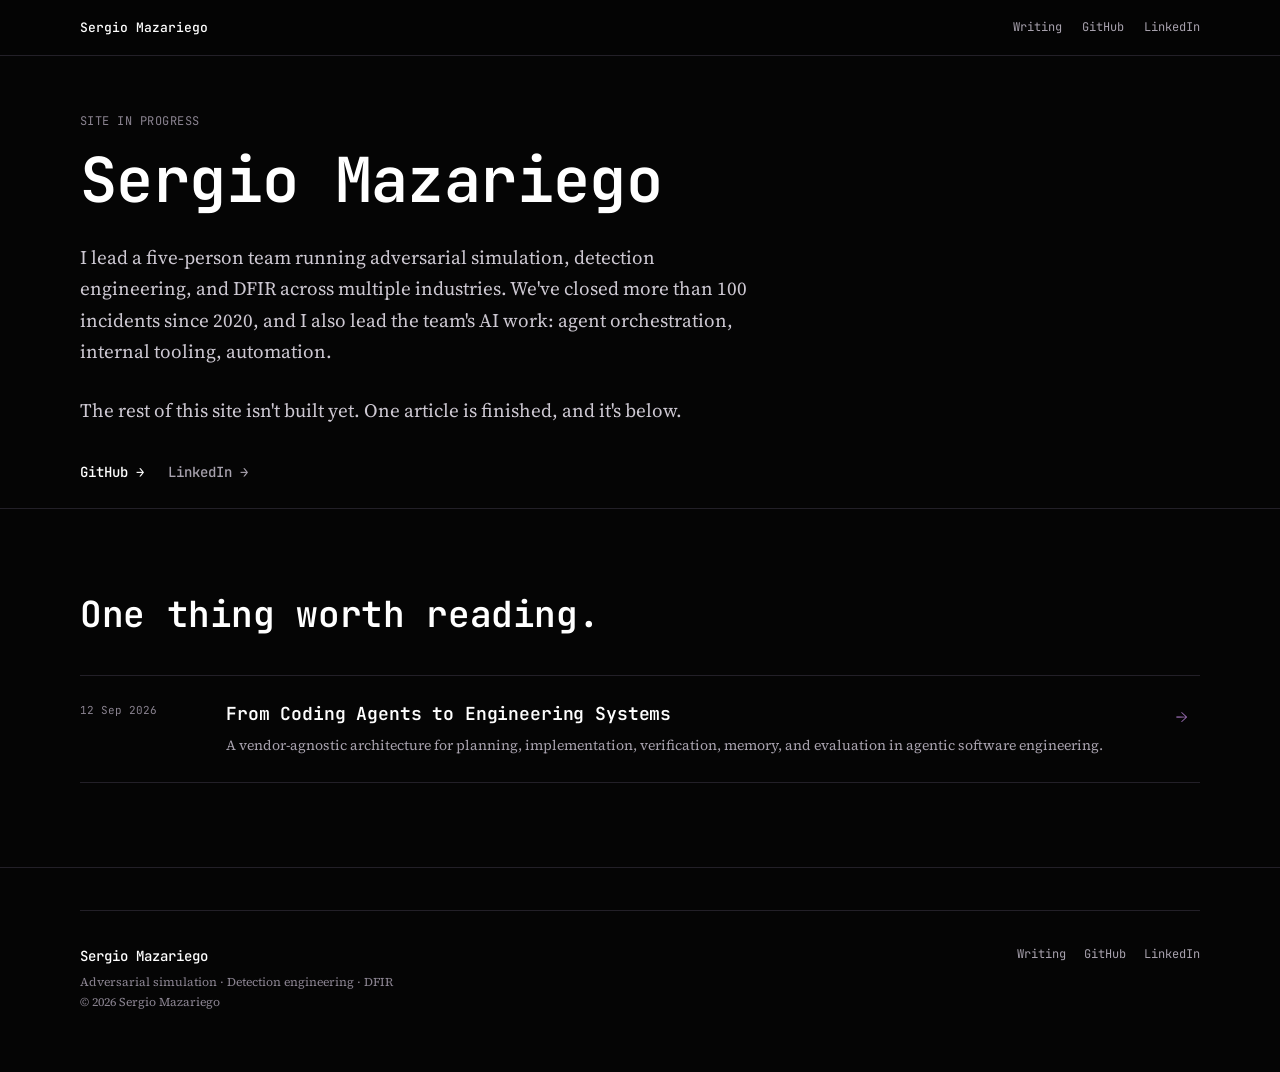
<file: index.html>
<!doctype html>
<html lang="en">
<head>
<meta charset="utf-8"/>
<meta content="width=device-width, initial-scale=1" name="viewport"/>
<meta content="Sergio Mazariego leads adversarial simulation, detection engineering, and DFIR across multiple industries. This site is still being built; one article is up so far." name="description"/>
<meta content="#050505" name="theme-color"/>
<meta content="Sergio Mazariego" property="og:title"/>
<meta content="Sergio Mazariego leads adversarial simulation, detection engineering, and DFIR across multiple industries. This site is still being built; one article is up so far." property="og:description"/>
<meta content="website" property="og:type"/>
<meta content="https://sergiomazariego.com/" property="og:url"/>
<meta content="Sergio Mazariego" property="og:site_name"/>
<meta content="en_US" property="og:locale"/>
<meta content="https://sergiomazariego.com/assets/img/sergio-mazariego.jpg" property="og:image"/>
<meta content="Portrait of Sergio Mazariego" property="og:image:alt"/>
<meta content="1200" property="og:image:width"/>
<meta content="1200" property="og:image:height"/>
<meta content="summary" name="twitter:card"/>
<meta content="Sergio Mazariego" name="twitter:title"/>
<meta content="Sergio Mazariego leads adversarial simulation, detection engineering, and DFIR across multiple industries. This site is still being built; one article is up so far." name="twitter:description"/>
<meta content="https://sergiomazariego.com/assets/img/sergio-mazariego.jpg" name="twitter:image"/>
<meta content="Portrait of Sergio Mazariego" name="twitter:image:alt"/>
<title>Sergio Mazariego</title>
<link rel="preconnect" href="https://fonts.googleapis.com"/>
<link rel="preconnect" href="https://fonts.gstatic.com" crossorigin=""/>
<link href="https://fonts.googleapis.com/css2?family=JetBrains+Mono:wght@400;500;600;700&family=Source+Serif+4:opsz,wght@8..60,400;8..60,500;8..60,600&display=swap" rel="stylesheet"/>
<link rel="stylesheet" href="/assets/css/site.css"/>
<link href="https://sergiomazariego.com/" rel="canonical"/>
<script type="application/ld+json">
{
  "@context": "https://schema.org",
  "@type": "Person",
  "name": "Sergio Mazariego",
  "url": "https://sergiomazariego.com/",
  "image": "https://sergiomazariego.com/assets/img/sergio-mazariego.jpg",
  "jobTitle": "Adversarial Simulation, Detection Engineering & DFIR Leader",
  "description": "Leads adversarial simulation, detection engineering, and digital forensics and incident response, plus agent-orchestration and automation work.",
  "sameAs": [
    "https://github.com/SergioMazariego",
    "https://www.linkedin.com/in/sergiomazariego/"
  ]
}
</script>
<style>
  /* Page-specific: the section heading, writing row, and footer reuse the
     shared system in /assets/css/site.css unchanged. This page needs two
     rules of its own. */

  /* A small status label above the name, styled like the mono labels used
     elsewhere on the site. */
  .status-label {
    margin-bottom: 14px;
    color: var(--faint);
    font-family: var(--font-mono);
    font-size: 12px;
    letter-spacing: .04em;
  }

  /* The shared .hero rule fills the viewport below the topbar and
     vertically centers its content — right for the old full-length
     portfolio homepage, wrong here. This page has one section after the
     hero (a single article link), and a full-viewport hero pushes that
     link below the fold on a laptop screen. Size the hero to its content
     instead, the same fix /blog/ already applies to this shared rule. */
  .hero {
    min-height: auto;
    display: block;
    padding: 56px 0 24px;
  }

  @media (max-width: 760px) {
    .hero {
      padding: 40px 0 16px;
    }
  }
</style>
</head>
<body>
<header class="topbar">
<div class="topbar-inner">
<a aria-label="Sergio Mazariego home" class="brand" href="/">Sergio Mazariego</a>
<nav aria-label="Primary navigation" class="nav">
<a href="/blog/">Writing</a>
<a href="https://github.com/SergioMazariego" rel="noopener noreferrer" target="_blank">GitHub</a>
<a href="https://www.linkedin.com/in/sergiomazariego/" rel="noopener noreferrer" target="_blank">LinkedIn</a>
</nav>
</div>
</header>
<main>
<section class="hero">
<div class="page">
<div class="hero-inner">
<div class="status-label">SITE IN PROGRESS</div>
<h1>Sergio Mazariego</h1>
<p class="hero-copy">I lead a five-person team running adversarial simulation, detection engineering, and DFIR across multiple industries. We've closed more than 100 incidents since 2020, and I also lead the team's AI work: agent orchestration, internal tooling, automation.</p>
<p class="hero-copy">The rest of this site isn't built yet. One article is finished, and it's below.</p>
<div class="hero-actions">
<a class="text-link" href="https://github.com/SergioMazariego" rel="noopener noreferrer" target="_blank">GitHub <span>→</span></a>
<a class="text-link secondary-link" href="https://www.linkedin.com/in/sergiomazariego/" rel="noopener noreferrer" target="_blank">LinkedIn <span>→</span></a>
</div>
</div>
</div>
</section>
<section>
<div class="page">
<div class="section-head">
<h2 class="section-title">One thing worth reading.</h2>
</div>
<div class="writing-list">
<a class="writing-item" href="/blog/from-coding-agents-to-engineering-systems/">
<div class="writing-date">12 Sep 2026</div>
<div>
<h3 class="item-title">From Coding Agents to Engineering Systems</h3>
<p class="item-copy">A vendor-agnostic architecture for planning, implementation, verification, memory, and evaluation in agentic software engineering.</p>
</div>
<div class="arrow">→</div>
</a>
</div>
</div>
</section>
</main>
<footer>
<div class="page">
<div class="footer-grid">
<div>
<div class="footer-name">Sergio Mazariego</div>
<div class="footer-copy">
Adversarial simulation · Detection engineering · DFIR
<br/>
© 2026 Sergio Mazariego
</div>
</div>
<div class="footer-links">
<a href="/blog/">Writing</a>
<a href="https://github.com/SergioMazariego" rel="noopener noreferrer" target="_blank">GitHub</a>
<a href="https://www.linkedin.com/in/sergiomazariego/" rel="noopener noreferrer" target="_blank">LinkedIn</a>
</div>
</div>
</div>
</footer>
</body>
</html>
</file>
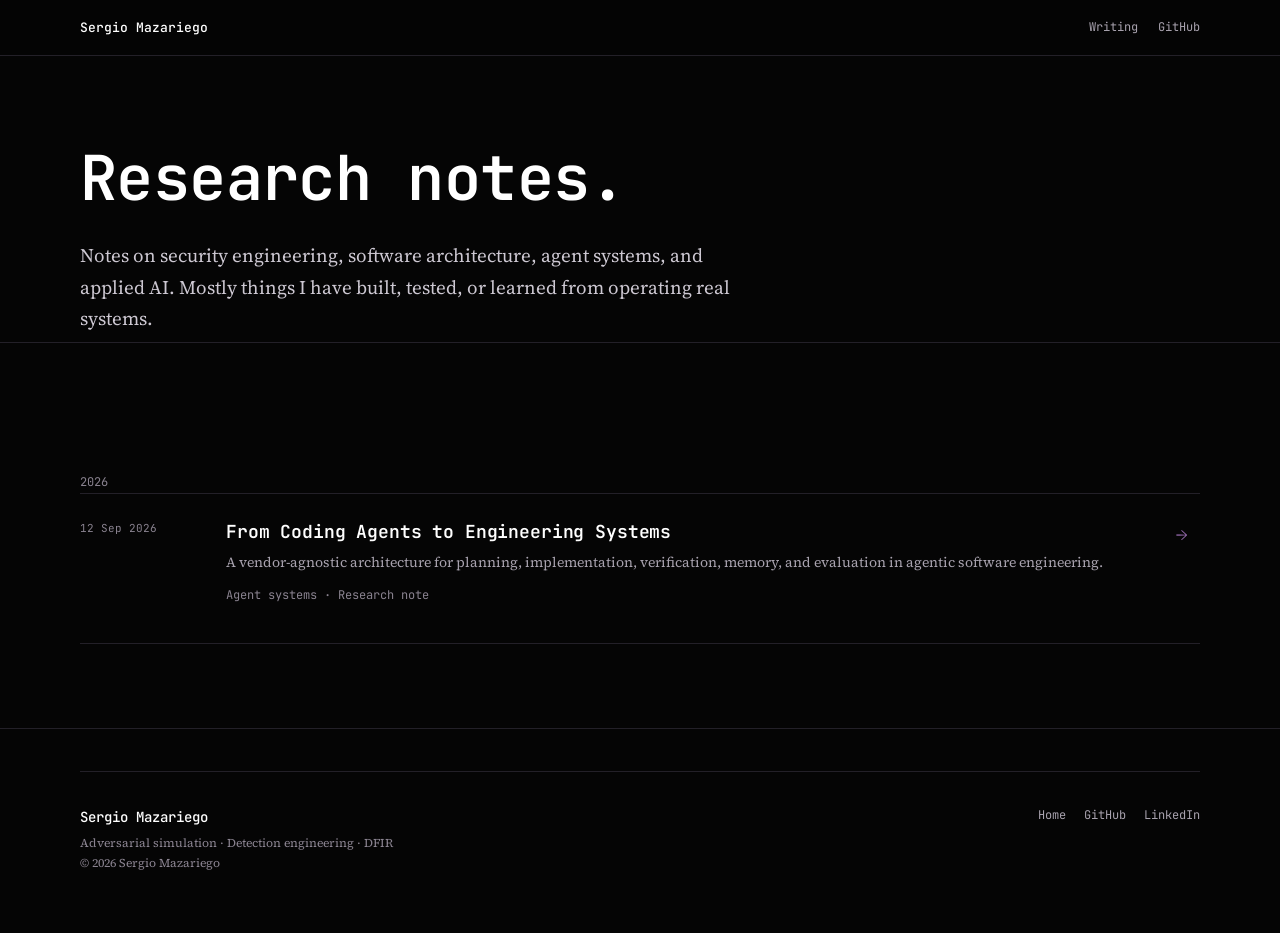
<file: blog/index.html>
<!doctype html>
<html lang="en">
<head>
<meta charset="utf-8"/>
<meta content="width=device-width, initial-scale=1" name="viewport"/>
<meta content="Writing by Sergio Mazariego on security engineering, software architecture, agent systems, and applied AI." name="description"/>
<meta content="#050505" name="theme-color"/>
<meta content="Writing — Sergio Mazariego" property="og:title"/>
<meta content="Writing by Sergio Mazariego on security engineering, software architecture, agent systems, and applied AI." property="og:description"/>
<meta content="website" property="og:type"/>
<meta content="https://sergiomazariego.com/blog/" property="og:url"/>
<meta content="Sergio Mazariego" property="og:site_name"/>
<meta content="en_US" property="og:locale"/>
<meta content="https://sergiomazariego.com/assets/img/sergio-mazariego.jpg" property="og:image"/>
<meta content="Portrait of Sergio Mazariego" property="og:image:alt"/>
<meta content="1200" property="og:image:width"/>
<meta content="1200" property="og:image:height"/>
<meta content="summary" name="twitter:card"/>
<meta content="Writing — Sergio Mazariego" name="twitter:title"/>
<meta content="Writing by Sergio Mazariego on security engineering, software architecture, agent systems, and applied AI." name="twitter:description"/>
<meta content="https://sergiomazariego.com/assets/img/sergio-mazariego.jpg" name="twitter:image"/>
<meta content="Portrait of Sergio Mazariego" name="twitter:image:alt"/>
<title>Writing — Sergio Mazariego</title>
<link rel="preconnect" href="https://fonts.googleapis.com"/>
<link rel="preconnect" href="https://fonts.gstatic.com" crossorigin=""/>
<link href="https://fonts.googleapis.com/css2?family=JetBrains+Mono:wght@400;500;600;700&family=Source+Serif+4:opsz,wght@8..60,400;8..60,500;8..60,600&display=swap" rel="stylesheet"/>
<link rel="stylesheet" href="/assets/css/site.css"/>
<link href="https://sergiomazariego.com/blog/" rel="canonical"/>
<script type="application/ld+json">
{
  "@context": "https://schema.org",
  "@type": "Blog",
  "name": "Writing — Sergio Mazariego",
  "url": "https://sergiomazariego.com/blog/",
  "description": "Writing by Sergio Mazariego on security engineering, software architecture, agent systems, and applied AI.",
  "author": {
    "@type": "Person",
    "name": "Sergio Mazariego",
    "url": "https://sergiomazariego.com/"
  }
}
</script>
<style>
  /* Page-specific: the listing hero doesn't need the homepage's full
     viewport-height treatment, and the year label only exists here. */
  .hero {
    min-height: auto;
    display: block;
    padding: 88px 0 8px;
  }

  .year {
    margin-top: 46px;
    color: var(--faint);
    font-family: var(--font-mono);
    font-size: 12px;
  }

  @media (max-width: 760px) {
    .hero {
      padding: 64px 0 6px;
    }
  }
</style>
</head>
<body>
<header class="topbar">
<div class="topbar-inner">
<a aria-label="Sergio Mazariego home" class="brand" href="/">Sergio Mazariego</a>
<nav aria-label="Primary navigation" class="nav">
<a href="/blog/">Writing</a>
<a href="https://github.com/SergioMazariego" rel="noopener noreferrer" target="_blank">GitHub</a>
</nav>
</div>
</header>
<main>
<section class="hero">
<div class="page">
<div class="hero-inner">
<h1>Research notes.</h1>
<p class="hero-copy">Notes on security engineering, software architecture, agent systems, and applied AI. Mostly things I have built, tested, or learned from operating real systems.</p>
</div>
</div>
</section>
<section>
<div class="page">
<div class="year">2026</div>
<div class="writing-list">
<a class="writing-item" href="/blog/from-coding-agents-to-engineering-systems/">
<div class="writing-date">12 Sep 2026</div>
<div>
<h2 class="item-title">From Coding Agents to Engineering Systems</h2>
<p class="item-copy">A vendor-agnostic architecture for planning, implementation, verification, memory, and evaluation in agentic software engineering.</p>
<p class="item-meta">Agent systems · Research note</p>
</div>
<div class="arrow">→</div>
</a>
</div>
</div>
</section>
</main>
<footer>
<div class="page">
<div class="footer-grid">
<div>
<div class="footer-name">Sergio Mazariego</div>
<div class="footer-copy">
Adversarial simulation · Detection engineering · DFIR
<br/>
© 2026 Sergio Mazariego
</div>
</div>
<div class="footer-links">
<a href="/">Home</a>
<a href="https://github.com/SergioMazariego" rel="noopener noreferrer" target="_blank">GitHub</a>
<a href="https://www.linkedin.com/in/sergiomazariego/" rel="noopener noreferrer" target="_blank">LinkedIn</a>
</div>
</div>
</div>
</footer>
</body>
</html>
</file>
<file: assets/css/site.css>
/*
  Sergio Mazariego — shared design system
  Loaded by index.html, /blog/, and /blog/<post>/ via root-relative path.

  Type system:
  - Display / structural text (headings, nav, labels, dates, indices):
    JetBrains Mono — a monospace built for reading code and logs. The whole
    site is about reading raw system output (event logs, autoruns, TCP
    tables, ATT&CK technique IDs), so a monospace voice for structure is a
    literal match for the subject, not a decoration.
  - Body copy: Source Serif 4 — a text serif built for long-form reading on
    screen. It reads like an after-action report rather than a marketing
    page, which is the right register for incident write-ups and research
    notes.

  Layout rule: any grid track that sits next to a flexible track must use
  minmax(0, ...) rather than a bare length or a bare `1fr`/`auto`. A bare
  `1fr` track resolves to `minmax(auto, 1fr)`, so its automatic minimum is
  the content's min-content size — on a narrow viewport a single long
  unbreakable token (a URL, "ATT&CK", "orchestration") can force that track,
  and the whole page, wider than the viewport. minmax(0, 1fr) removes that
  automatic minimum. Pair it with overflow-wrap so long tokens wrap instead
  of overflowing when a track still gets tight.
*/

:root {
  --bg: #050505;
  --surface: #0c0a0f;
  --text: #f5f3f7;
  --body: #cdc8d2;
  --muted: #a8a2ae;
  --faint: #8a8390;
  --line: #232028;
  --accent: #9a6db3;
  --accent-strong: #b98ed6;

  --page: 1120px;
  --topbar: 56px;

  --font-mono: 'JetBrains Mono', ui-monospace, 'SFMono-Regular', Menlo, Consolas, monospace;
  --font-serif: 'Source Serif 4', Georgia, 'Times New Roman', serif;
}

*,
*::before,
*::after {
  box-sizing: border-box;
  overflow-wrap: break-word;
}

html {
  background: var(--bg);
  color-scheme: dark;
  scroll-behavior: smooth;
}

body {
  margin: 0;
  color: var(--text);
  background: var(--bg);
  font-family: var(--font-serif);
  font-size: 17px;
  line-height: 1.65;
  -webkit-font-smoothing: antialiased;
  text-rendering: optimizeLegibility;
}

h1, h2, h3, h4 {
  font-family: var(--font-mono);
}

p, li, .item-copy, .about-value, .about-copy p {
  hyphens: auto;
}

::selection {
  color: #fff;
  background: rgba(154, 109, 179, .45);
}

a {
  color: inherit;
  text-decoration: none;
}

a:focus-visible,
button:focus-visible {
  outline: 2px solid var(--accent-strong);
  outline-offset: 3px;
  border-radius: 3px;
}

img, svg {
  max-width: 100%;
}

.page {
  width: min(calc(100% - 40px), var(--page));
  margin: 0 auto;
}

/* Topbar — shared header used on every page */

.topbar {
  position: sticky;
  top: 0;
  z-index: 30;
  height: var(--topbar);
  border-bottom: 1px solid var(--line);
  background: rgba(5, 5, 5, .82);
  backdrop-filter: blur(14px);
  -webkit-backdrop-filter: blur(14px);
}

.topbar-inner {
  width: min(calc(100% - 40px), var(--page));
  height: 100%;
  margin: auto;
  display: flex;
  align-items: center;
  justify-content: space-between;
  gap: 24px;
}

.brand {
  min-width: 0;
  color: #fff;
  font-family: var(--font-mono);
  font-size: 13px;
  font-weight: 500;
  white-space: nowrap;
  overflow: hidden;
  text-overflow: ellipsis;
}

.nav {
  display: flex;
  align-items: center;
  gap: 20px;
  font-family: var(--font-mono);
  font-size: 12px;
}

.nav a {
  color: var(--muted);
  transition: color .15s ease;
  white-space: nowrap;
}

.nav a:hover {
  color: #fff;
}

/* Hero — shared intro pattern used by the homepage and the blog listing */

.hero {
  min-height: calc(100svh - var(--topbar));
  display: flex;
  align-items: center;
  padding: 92px 0;
  border-bottom: 1px solid var(--line);
}

.hero-inner {
  width: min(100%, 940px);
  min-width: 0;
}

h1 {
  max-width: 980px;
  margin: 0;
  color: #fff;
  font-size: clamp(32px, 5.4vw, 62px);
  line-height: 1.1;
  letter-spacing: -.01em;
  font-weight: 600;
  text-wrap: balance;
  overflow-wrap: break-word;
  hyphens: auto;
}

.hero-copy {
  max-width: 680px;
  margin: 28px 0 0;
  color: var(--body);
  font-size: clamp(17px, 1.6vw, 19px);
  line-height: 1.65;
}

.hero-actions {
  display: flex;
  flex-wrap: wrap;
  gap: 12px 24px;
  margin-top: 34px;
}

/* Sections — shared heading rhythm */

section {
  padding: 84px 0;
  border-bottom: 1px solid var(--line);
  scroll-margin-top: calc(var(--topbar) + 24px);
  min-width: 0;
}

.section-head {
  max-width: 720px;
  margin-bottom: 40px;
  min-width: 0;
}

.section-title {
  margin: 0;
  color: #fff;
  font-size: clamp(24px, 3.2vw, 36px);
  line-height: 1.18;
  letter-spacing: -.01em;
  font-weight: 600;
  overflow-wrap: break-word;
  hyphens: auto;
}

.section-dek {
  max-width: 560px;
  margin: 14px 0 0;
  color: var(--muted);
  font-size: 15px;
  line-height: 1.6;
}

/* List rows — the "post/work item" pattern shared by the homepage
   Work/Writing sections and the blog listing page. */

.work-list,
.writing-list,
.experience-list,
.research-list {
  border-top: 1px solid var(--line);
}

.work-item,
.writing-item {
  position: relative;
  display: grid;
  grid-template-columns: minmax(0, 1.25fr) minmax(0, .8fr) 24px;
  gap: 26px;
  align-items: start;
  padding: 26px 0;
  border-bottom: 1px solid var(--line);
  transition: background .18s ease;
  min-width: 0;
}

/*
  Hover backdrop. It deliberately bleeds past the row's own box so the
  highlight reads as a full-bleed band rather than a card, but a negative
  horizontal inset adds to the document's scrollable width and pushed the
  whole page ~18px wider than the viewport on narrow screens. Clipping the
  bleed at the list keeps the visual effect without the overflow.
*/
.work-item::before,
.writing-item::before {
  content: "";
  position: absolute;
  inset: 0 -18px;
  z-index: -1;
  border-radius: 8px;
  background: transparent;
  transition: background .18s ease;
}

.work-list,
.writing-list {
  overflow-x: clip;
}

.work-item:hover::before,
.writing-item:hover::before {
  background: rgba(154, 109, 179, .06);
}

.writing-item {
  grid-template-columns: 120px minmax(0, 1fr) 24px;
}

.item-title {
  margin: 0 0 8px;
  color: #fff;
  font-size: 18px;
  line-height: 1.3;
  letter-spacing: -.008em;
  font-weight: 600;
  overflow-wrap: break-word;
}

.item-copy {
  margin: 0;
  color: var(--muted);
  font-size: 14px;
  line-height: 1.62;
}

.item-meta {
  color: var(--faint);
  font-family: var(--font-mono);
  font-size: 12px;
  line-height: 1.6;
}

.writing-date {
  color: var(--faint);
  font-family: var(--font-mono);
  font-size: 11px;
  line-height: 1.6;
  white-space: nowrap;
}

.arrow {
  color: var(--accent);
  transition: transform .18s ease, color .18s ease;
}

.work-item:hover .arrow,
.writing-item:hover .arrow {
  color: #fff;
  transform: translateX(4px);
}

.section-cta {
  margin-top: 26px;
}

/* Footer — shared across every page */

footer {
  padding: 42px 0 calc(60px + env(safe-area-inset-bottom, 0px));
}

.footer-grid {
  display: grid;
  grid-template-columns: minmax(0, 1fr) auto;
  gap: 32px;
  padding-top: 34px;
  border-top: 1px solid var(--line);
}

.footer-name {
  margin-bottom: 5px;
  color: #fff;
  font-family: var(--font-mono);
  font-size: 14px;
  font-weight: 500;
}

.footer-copy {
  max-width: 560px;
  color: var(--faint);
  font-size: 12px;
  line-height: 1.6;
}

.footer-links {
  display: flex;
  flex-wrap: wrap;
  justify-content: flex-end;
  gap: 12px 18px;
  color: var(--muted);
  font-family: var(--font-mono);
  font-size: 12px;
}

.footer-links a:hover {
  color: #fff;
}

/* Generic link treatment used inline in copy and section CTAs */

.text-link {
  display: inline-flex;
  align-items: center;
  gap: 8px;
  color: #fff;
  font-family: var(--font-mono);
  font-size: 14px;
  font-weight: 500;
}

.text-link span {
  transition: transform .15s ease;
}

.text-link:hover span {
  transform: translateX(3px);
}

.secondary-link {
  color: var(--muted);
}

@media (max-width: 900px) {
  .about-grid {
    gap: 40px;
  }
}

@media (max-width: 760px) {
  :root {
    --topbar: 52px;
  }

  body {
    font-size: 16px;
  }

  .page,
  .topbar-inner {
    width: calc(100% - 24px);
  }

  .nav {
    display: none;
  }

  .hero {
    min-height: auto;
    padding: 72px 0 60px;
  }

  .hero-copy {
    margin-top: 22px;
  }

  section {
    padding: 58px 0;
  }

  .section-title {
    font-size: clamp(22px, 7vw, 30px);
  }

  .work-item,
  .writing-item {
    grid-template-columns: minmax(0, 1fr) 18px;
    gap: 8px 12px;
  }

  .writing-date,
  .item-meta {
    grid-column: 1;
  }

  .work-item .arrow,
  .writing-item .arrow {
    grid-column: 2;
    grid-row: 1;
  }

  .footer-grid {
    grid-template-columns: 1fr;
    gap: 22px;
  }

  .footer-links {
    justify-content: flex-start;
  }
}

@media (max-width: 430px) {
  .page,
  .topbar-inner {
    width: calc(100% - 20px);
  }

  .hero {
    padding: 60px 0 50px;
  }

  section {
    padding: 50px 0;
  }

  .section-title {
    font-size: clamp(20px, 7.5vw, 26px);
  }
}

@media (prefers-reduced-motion: reduce) {
  html {
    scroll-behavior: auto;
  }

  *, *::before, *::after {
    animation-duration: .001ms !important;
    animation-iteration-count: 1 !important;
    transition-duration: .001ms !important;
  }
}
</file>
